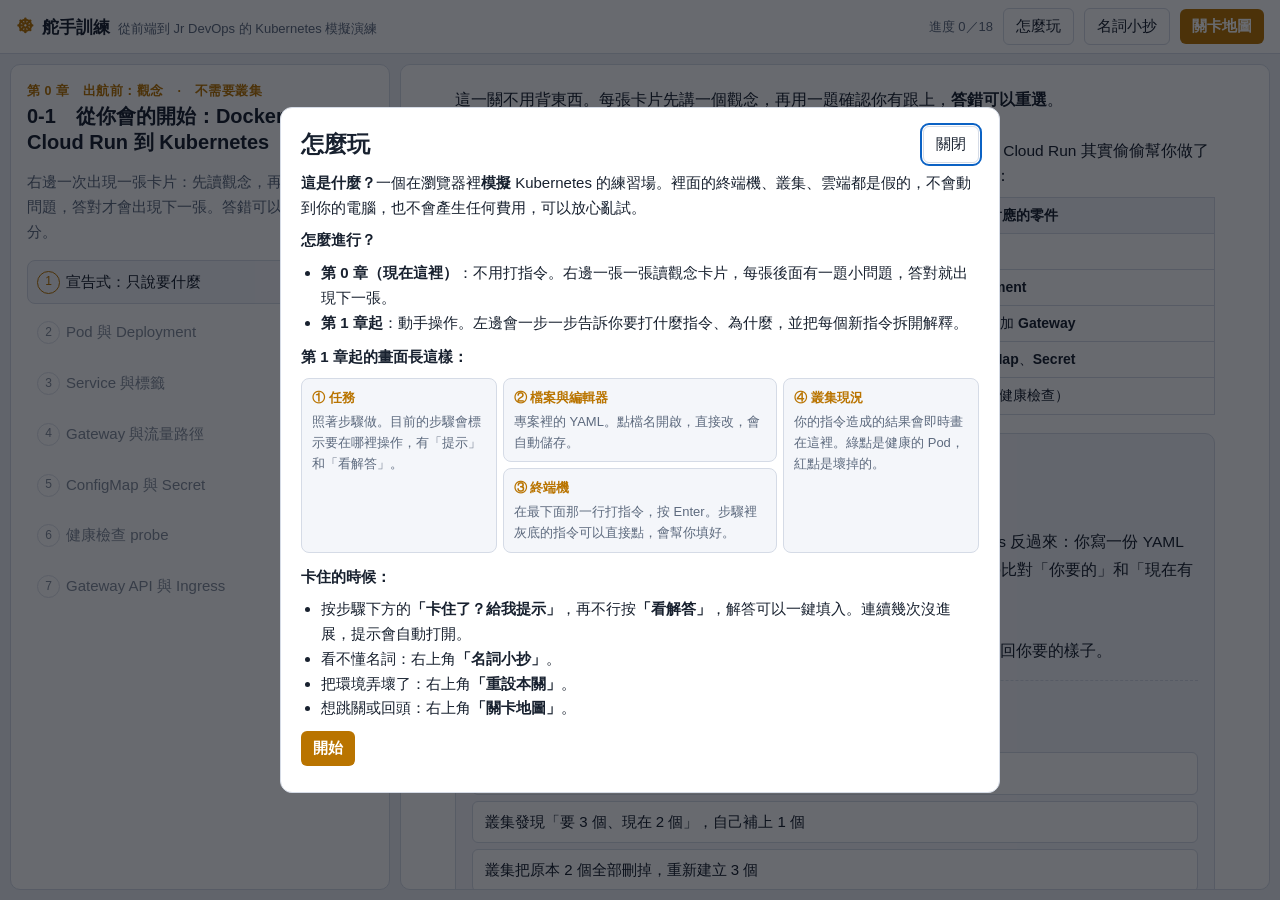
<file: index.html>
<!doctype html>
<html lang="zh-Hant-TW">
<meta charset="utf-8">
<title>舵手訓練：Kubernetes 互動學習</title>
<meta http-equiv="refresh" content="0; url=game/">
<link rel="canonical" href="game/">
<p><a href="game/">前往遊戲</a></p>
</html>
</file>
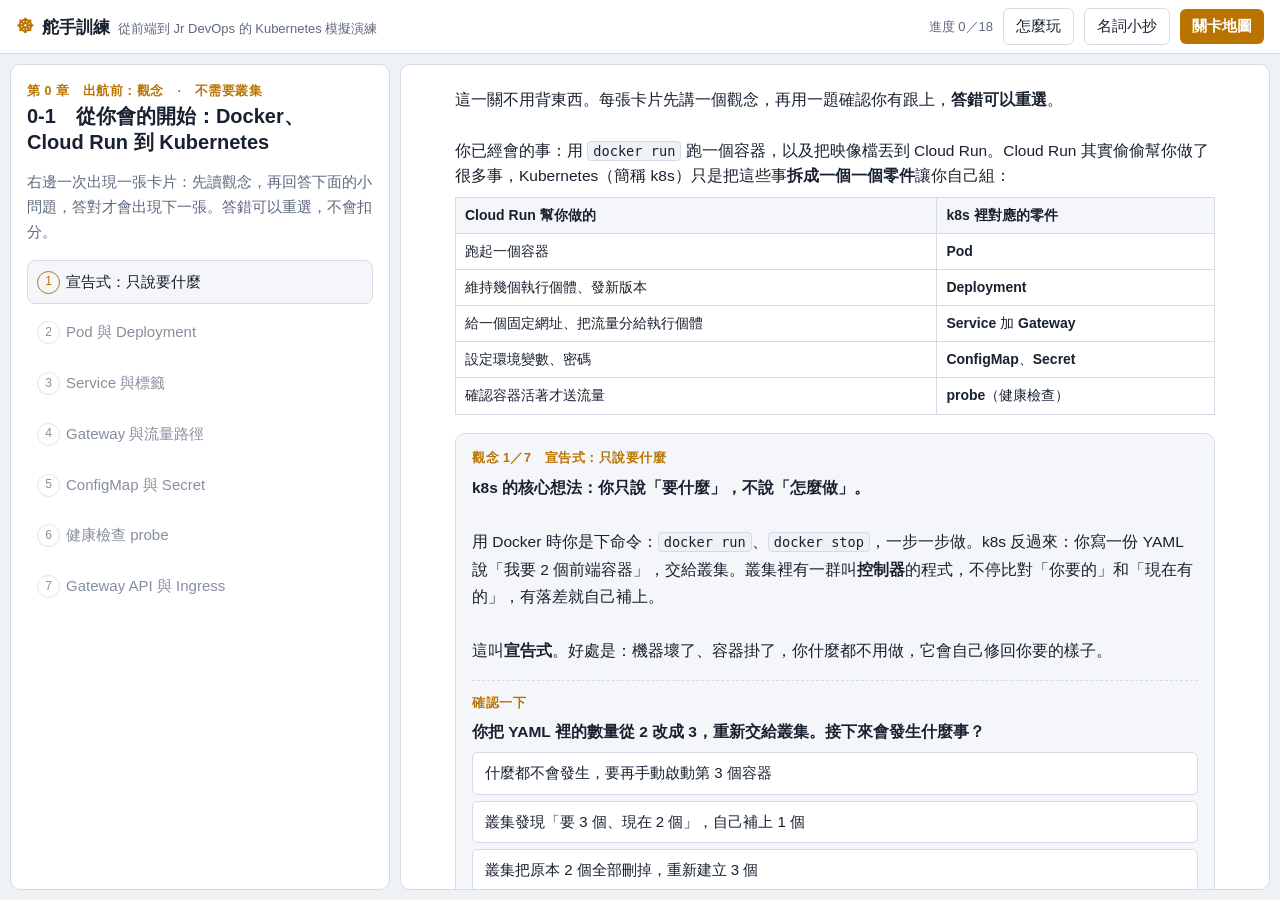
<file: game/index.html>
<!doctype html>
<html lang="zh-Hant-TW">
<head>
<meta charset="utf-8">
<meta name="viewport" content="width=device-width, initial-scale=1">
<title>舵手訓練：Kubernetes 互動學習</title>
<link rel="stylesheet" href="styles.css">
</head>
<body>
<header class="top">
  <div class="brand"><span class="wheel" aria-hidden="true">☸</span><span>舵手訓練</span><small>從前端到 Jr DevOps 的 Kubernetes 模擬演練</small></div>
  <div class="top-right">
    <span id="ctx" class="ctx" title="kubectl 目前的 context"></span>
    <span id="progress" class="progress"></span>
    <button id="btn-help" type="button" class="ghost">怎麼玩</button>
    <button id="btn-gloss" type="button" class="ghost">名詞小抄</button>
    <button id="btn-reset" type="button" class="ghost">重設本關</button>
    <button id="btn-map" type="button">關卡地圖</button>
  </div>
</header>

<main id="main">
  <aside id="mission" class="panel" aria-label="任務說明"></aside>

  <section id="ide" class="work">
    <div class="panel editor">
      <div class="files" id="files" aria-label="專案檔案"></div>
      <div class="edit-pane">
        <div class="edit-head"><span id="file-name">點左邊的檔案來開啟</span><span id="file-status"></span></div>
        <textarea id="editor" spellcheck="false" autocomplete="off" autocapitalize="off" aria-label="檔案內容" disabled></textarea>
      </div>
    </div>
    <div class="panel term" id="term">
      <div class="term-head"><span>終端機（模擬）</span><span class="muted">Tab 補完 · ↑↓ 歷史 · 輸入 help 看支援的指令</span></div>
      <div id="term-out" class="term-out" aria-live="polite"></div>
      <label class="term-in"><span id="prompt"></span><input id="cmd" type="text" spellcheck="false" autocomplete="off" autocapitalize="off" aria-label="指令輸入"></label>
    </div>
  </section>

  <section id="stage" class="panel stage" hidden></section>

  <aside id="viz" class="panel viz" aria-label="叢集狀態"></aside>
</main>

<div id="map" class="overlay" hidden>
  <div class="map-card" role="dialog" aria-label="關卡地圖">
    <div class="map-head"><h2>關卡地圖</h2><button id="btn-map-close" type="button" class="ghost">關閉</button></div>
    <div id="map-body"></div>
  </div>
</div>

<div id="modal" class="overlay" hidden>
  <div class="map-card" role="dialog" aria-labelledby="modal-title">
    <div class="map-head"><h2 id="modal-title"></h2><button id="modal-close" type="button" class="ghost">關閉</button></div>
    <div id="modal-body"></div>
  </div>
</div>

<script src="vendor/js-yaml.min.js"></script>
<script src="js/sim.js"></script>
<script src="js/shell.js"></script>
<script src="js/levels.js"></script>
<script src="js/guide.js"></script>
<script src="js/app.js"></script>
</body>
</html>
</file>
<file: game/styles.css>
:root {
  --bg: #0e1522;
  --panel: #151f31;
  --panel-2: #1b2740;
  --line: #2a3957;
  --text: #e6ecf5;
  --muted: #93a1b8;
  --accent: #f2b544;
  --accent-ink: #1b1403;
  --ok: #3fcf8e;
  --warn: #f2b544;
  --bad: #ff6b6b;
  --link: #7ab8ff;
  --code-bg: #0b1220;
  --term-bg: #0a101b;
  --term-text: #d7e0ee;
  --mono: ui-monospace, "SF Mono", Menlo, Consolas, "Noto Sans Mono CJK TC", monospace;
  --sans: -apple-system, BlinkMacSystemFont, "PingFang TC", "Noto Sans TC", "Microsoft JhengHei", sans-serif;
}
@media (prefers-color-scheme: light) {
  :root {
    --bg: #eef1f6;
    --panel: #ffffff;
    --panel-2: #f4f6fa;
    --line: #d5dbe6;
    --text: #18212f;
    --muted: #5d6a7e;
    --accent: #b97400;
    --accent-ink: #ffffff;
    --ok: #12855a;
    --warn: #a86a00;
    --bad: #c93636;
    --link: #0b62c4;
    --code-bg: #eef1f6;
  }
}
* { box-sizing: border-box; }
html, body { height: 100%; }
body { margin: 0; background: var(--bg); color: var(--text); font: 15px/1.65 var(--sans); display: flex; flex-direction: column; }
button { font: inherit; color: var(--accent-ink); background: var(--accent); border: 0; border-radius: 6px; padding: 5px 12px; cursor: pointer; font-weight: 600; }
button.ghost { background: transparent; color: var(--text); border: 1px solid var(--line); font-weight: 500; }
button:hover { filter: brightness(1.08); }
button:focus-visible, input:focus-visible, textarea:focus-visible, [tabindex]:focus-visible { outline: 2px solid var(--link); outline-offset: 1px; }
code { font-family: var(--mono); font-size: 0.88em; background: var(--code-bg); border: 1px solid var(--line); border-radius: 4px; padding: 1px 5px; overflow-wrap: anywhere; }
h1, h2, h3 { margin: 0; line-height: 1.3; text-wrap: balance; }
.muted { color: var(--muted); }

.top { display: flex; align-items: center; justify-content: space-between; gap: 12px; padding: 8px 16px; border-bottom: 1px solid var(--line); background: var(--panel); flex-wrap: wrap; }
.brand { display: flex; align-items: baseline; gap: 8px; font-weight: 700; font-size: 17px; }
.brand small { font-weight: 400; color: var(--muted); font-size: 13px; }
.wheel { color: var(--accent); font-size: 20px; }
.top-right { display: flex; align-items: center; gap: 10px; flex-wrap: wrap; }
.ctx { font-family: var(--mono); font-size: 12.5px; padding: 3px 9px; border-radius: 999px; border: 1px solid var(--line); background: var(--panel-2); }
.ctx.gke { border-color: var(--link); color: var(--link); }
.progress { font-size: 13px; color: var(--muted); font-variant-numeric: tabular-nums; }

main { flex: 1; min-height: 0; display: grid; grid-template-columns: minmax(300px, 380px) minmax(0, 1fr) minmax(260px, 340px); gap: 10px; padding: 10px; }
main.wide { grid-template-columns: minmax(300px, 380px) minmax(0, 1fr); }
.panel { background: var(--panel); border: 1px solid var(--line); border-radius: 10px; min-height: 0; overflow: auto; }

/* 任務面板 */
#mission { padding: 16px; }
.eyebrow { font-size: 12.5px; color: var(--accent); font-weight: 600; letter-spacing: 0.04em; }
#mission h1 { font-size: 20px; margin: 2px 0 10px; }
.intro { color: var(--text); margin-bottom: 14px; }
.steps { list-style: none; margin: 0; padding: 0; counter-reset: step; }
.steps li { counter-increment: step; position: relative; padding: 9px 10px 9px 38px; border-radius: 8px; margin-bottom: 6px; border: 1px solid transparent; }
.steps li::before { content: counter(step); position: absolute; left: 9px; top: 10px; width: 21px; height: 21px; border-radius: 50%; border: 1.5px solid var(--line); font-size: 12px; display: grid; place-items: center; color: var(--muted); }
.steps li.done { color: var(--muted); }
.steps li.done::before { content: "✓"; background: var(--ok); border-color: var(--ok); color: #04130c; font-weight: 700; }
.steps li.cur { background: var(--panel-2); border-color: var(--line); }
.steps li.cur::before { border-color: var(--accent); color: var(--accent); }
.steps li.todo { color: var(--muted); opacity: 0.75; }
.why { margin-top: 7px; padding-left: 10px; border-left: 2px solid var(--line); font-size: 14px; color: var(--muted); }
.step-actions { margin-top: 8px; display: flex; gap: 8px; flex-wrap: wrap; }
.step-actions button { font-size: 13px; padding: 3px 10px; }
.hint, .sol { margin-top: 8px; font-size: 14px; padding: 8px 10px; border-radius: 6px; background: var(--code-bg); border: 1px dashed var(--line); }
.sol-cmd { display: block; width: 100%; text-align: left; font-family: var(--mono); font-size: 12.5px; font-weight: 400; background: transparent; color: var(--text); border: 1px solid var(--line); margin-top: 5px; overflow-wrap: anywhere; }
.sol-cmd::before { content: "$ "; color: var(--muted); }
.sol-cmd.file::before { content: "✎ "; }
.done-box { margin-top: 14px; padding: 12px 14px; border-radius: 8px; border: 1px solid var(--ok); background: color-mix(in srgb, var(--ok) 9%, transparent); }
.done-box h3 { color: var(--ok); font-size: 15px; margin-bottom: 4px; }
.real { margin-top: 12px; padding: 10px 12px; border-radius: 8px; border: 1px solid var(--line); background: var(--panel-2); font-size: 14px; }
.real h3 { font-size: 13.5px; margin-bottom: 4px; }
.real pre { margin: 0; font: 12.5px/1.6 var(--mono); white-space: pre-wrap; overflow-wrap: anywhere; color: var(--muted); }
.next { margin-top: 12px; }

/* 編輯器與終端機 */
.work { display: grid; grid-template-rows: minmax(0, 46fr) minmax(0, 54fr); gap: 10px; min-height: 0; }
.editor { display: grid; grid-template-columns: minmax(150px, 230px) minmax(0, 1fr); overflow: hidden; }
.files { border-right: 1px solid var(--line); overflow: auto; padding: 8px 6px; font: 12.5px/1.5 var(--mono); }
.files .dir { color: var(--muted); padding: 2px 6px; white-space: nowrap; }
.files button { display: block; width: 100%; text-align: left; background: transparent; color: var(--text); font: inherit; font-weight: 400; padding: 2px 6px; border-radius: 4px; white-space: nowrap; }
.files button.on { background: var(--panel-2); color: var(--accent); }
.edit-pane { display: flex; flex-direction: column; min-width: 0; min-height: 0; }
.edit-head { display: flex; justify-content: space-between; gap: 10px; padding: 6px 10px; border-bottom: 1px solid var(--line); font: 12.5px var(--mono); color: var(--muted); }
#file-status.bad { color: var(--bad); }
#file-status.ok { color: var(--ok); }
#editor { flex: 1; min-height: 0; resize: none; border: 0; background: var(--code-bg); color: var(--text); font: 13px/1.55 var(--mono); padding: 10px 12px; tab-size: 2; white-space: pre; overflow: auto; }
.term { display: flex; flex-direction: column; background: var(--term-bg); color: var(--term-text); overflow: hidden; }
.term-head { display: flex; justify-content: space-between; gap: 10px; flex-wrap: wrap; padding: 6px 12px; font-size: 12.5px; border-bottom: 1px solid #1d2a42; color: #93a1b8; }
.term-head .muted { color: #6f7f99; }
.term-out { flex: 1; min-height: 0; overflow: auto; padding: 10px 12px; font: 12.5px/1.55 var(--mono); white-space: pre; }
.term-out .cmdline { color: #8fb6ff; }
.term-out .err { color: #ff8f8f; }
.term-out .tip { color: #f2c66b; white-space: pre-wrap; }
.term-out .okmsg { color: #5fe0a4; white-space: pre-wrap; }
.term-out .opts { color: #6f7f99; white-space: pre-wrap; }
.term-in { display: flex; align-items: center; gap: 8px; padding: 8px 12px; border-top: 1px solid #1d2a42; font: 13px var(--mono); }
#prompt { color: #5fe0a4; white-space: nowrap; }
#cmd { flex: 1; min-width: 0; background: transparent; border: 0; color: #fff; font: inherit; }

/* 叢集視覺化 */
.viz { padding: 12px; }
.viz h2 { font-size: 14px; }
.viz .sub { font-size: 12.5px; color: var(--muted); margin-bottom: 10px; }
.empty { color: var(--muted); font-size: 14px; padding: 18px 8px; text-align: center; border: 1px dashed var(--line); border-radius: 8px; }
.ns { border: 1px dashed var(--line); border-radius: 10px; padding: 8px; margin-bottom: 10px; }
.ns > .ns-name { font: 12px var(--mono); color: var(--muted); margin-bottom: 6px; }
.card { background: var(--panel-2); border: 1px solid var(--line); border-radius: 8px; padding: 8px 10px; margin-bottom: 7px; font-size: 13px; }
.card .kind { font-size: 11px; letter-spacing: 0.05em; color: var(--muted); }
.card .name { font-family: var(--mono); font-weight: 600; }
.card.gw { border-left: 3px solid var(--link); }
.card.bad { border-color: var(--bad); }
.route { font: 12px/1.6 var(--mono); display: flex; gap: 6px; flex-wrap: wrap; align-items: baseline; }
.dot { display: inline-block; width: 8px; height: 8px; border-radius: 50%; background: var(--muted); flex: none; }
.dot.ok { background: var(--ok); }
.dot.warn { background: var(--warn); }
.dot.bad { background: var(--bad); }
.svc-tab { font: 12px var(--mono); padding: 4px 8px; border: 1px solid var(--line); border-bottom: 0; border-radius: 8px 8px 0 0; background: var(--panel); display: flex; justify-content: space-between; gap: 8px; flex-wrap: wrap; }
.svc-tab + .card { border-top-left-radius: 0; border-top-right-radius: 0; }
.pods { display: flex; flex-wrap: wrap; gap: 5px; margin-top: 6px; }
.pod { font: 11.5px var(--mono); font-weight: 400; display: inline-flex; align-items: center; gap: 5px; padding: 2px 7px; border-radius: 999px; border: 1px solid var(--line); background: var(--panel); color: var(--text); }
.pod.bad { border-color: var(--bad); }
.pod.warn { border-color: var(--warn); }
.chips { display: flex; flex-wrap: wrap; gap: 5px; font: 11.5px var(--mono); color: var(--muted); }
.chips span { border: 1px solid var(--line); border-radius: 4px; padding: 1px 6px; }
.cost { margin-bottom: 10px; font-size: 13px; }
.cost .bar { height: 8px; border-radius: 4px; background: var(--panel-2); border: 1px solid var(--line); overflow: hidden; margin-top: 4px; }
.cost .bar i { display: block; height: 100%; background: var(--warn); }
.cost .bar i.ok { background: var(--ok); }

/* 測驗與結業 */
.stage { padding: 22px clamp(16px, 4vw, 40px); }
.stage-inner { max-width: 760px; margin: 0 auto; }
.q { border: 1px solid var(--line); border-radius: 10px; padding: 14px 16px; margin-bottom: 14px; background: var(--panel-2); }
.q h3 { font-size: 15.5px; margin-bottom: 10px; font-weight: 600; }
.q .opt { display: block; width: 100%; text-align: left; margin-top: 6px; background: var(--panel); color: var(--text); border: 1px solid var(--line); font-weight: 400; padding: 8px 12px; }
.q .opt.right { border-color: var(--ok); background: color-mix(in srgb, var(--ok) 14%, var(--panel)); }
.q .opt.wrong { border-color: var(--bad); color: var(--muted); text-decoration: line-through; }
.q .explain { margin-top: 10px; font-size: 14px; color: var(--muted); padding-left: 10px; border-left: 2px solid var(--ok); }
.check-item { display: grid; grid-template-columns: auto 1fr; gap: 4px 12px; padding: 12px 0; border-bottom: 1px solid var(--line); }
.check-item .badge { font-size: 12px; padding: 2px 8px; border-radius: 999px; border: 1px solid var(--line); height: fit-content; white-space: nowrap; color: var(--muted); }
.check-item .badge.ok { border-color: var(--ok); color: var(--ok); }
.check-item label { display: flex; gap: 6px; align-items: baseline; font-size: 13.5px; color: var(--muted); margin-top: 4px; }

/* 關卡地圖 */
.overlay { position: fixed; inset: 0; background: rgba(4, 8, 16, 0.6); display: grid; place-items: center; padding: 16px; z-index: 10; }
.overlay[hidden] { display: none; }
.map-card { background: var(--panel); border: 1px solid var(--line); border-radius: 12px; width: min(720px, 100%); max-height: 88vh; overflow: auto; padding: 18px 20px; }
.map-head { display: flex; justify-content: space-between; align-items: center; margin-bottom: 8px; }
.chapter { margin-top: 14px; }
.chapter h3 { font-size: 15px; }
.chapter p { margin: 2px 0 8px; font-size: 13.5px; color: var(--muted); }
.lv { display: flex; width: 100%; text-align: left; gap: 10px; align-items: baseline; background: var(--panel-2); color: var(--text); border: 1px solid var(--line); margin-top: 5px; font-weight: 400; }
.lv .id { font-family: var(--mono); color: var(--muted); width: 3.2em; flex: none; }
.lv.done .id { color: var(--ok); }
.lv.on { border-color: var(--accent); }

@media (max-width: 1100px) {
  body { display: block; }
  main, main.wide { display: block; padding: 10px 16px; }
  .panel { margin-bottom: 10px; }
  .work { display: block; }
  .editor { height: 340px; }
  .term { height: 380px; }
  .editor { grid-template-columns: minmax(110px, 34%) minmax(0, 1fr); }
}
@media (prefers-reduced-motion: no-preference) {
  .steps li.cur { transition: background 0.2s; }
}

/* 教學補充 */
pre.code { margin: 8px 0; padding: 9px 11px; background: var(--code-bg); border: 1px solid var(--line); border-radius: 6px; font: 12.5px/1.6 var(--mono); white-space: pre; overflow-x: auto; color: var(--text); }
table.t { border-collapse: collapse; width: 100%; margin: 8px 0; font-size: 14px; }
table.t th, table.t td { border: 1px solid var(--line); padding: 6px 9px; text-align: left; vertical-align: top; }
table.t th { background: var(--panel-2); font-weight: 600; }
.learn { border: 1px solid var(--line); border-left: 3px solid var(--accent); border-radius: 8px; padding: 8px 12px; margin-bottom: 14px; background: var(--panel-2); }
.learn summary { cursor: pointer; font-weight: 600; font-size: 14px; }
.learn dl, dl.gl { margin: 8px 0 2px; }
.learn dt, dl.gl dt { font-weight: 600; font-size: 14px; margin-top: 8px; }
.learn dd, dl.gl dd { margin: 1px 0 0; font-size: 14px; color: var(--muted); }
.steps-h { font-size: 14px; margin: 0 0 8px; }
.where { display: block; width: fit-content; font-size: 12px; font-weight: 600; color: var(--accent-ink); background: var(--accent); border-radius: 4px; padding: 0 7px; margin-bottom: 5px; }
.steps li.cur code { cursor: pointer; }
.steps li.cur code:hover { border-color: var(--accent); }
.parts { margin-top: 8px; font-size: 13.5px; border: 1px solid var(--line); border-radius: 6px; padding: 7px 10px; background: var(--panel); }
.parts-h { font-size: 12px; color: var(--muted); font-weight: 600; margin-bottom: 3px; }
.parts > div:not(.parts-h) { display: grid; grid-template-columns: minmax(0, auto) minmax(0, 1fr); gap: 2px 10px; padding: 3px 0; align-items: baseline; }
.parts code { cursor: default !important; }
.parts span { color: var(--muted); }
.lesson-intro { margin-bottom: 18px; font-size: 15.5px; }
.q .eyebrow { margin-bottom: 6px; }
.q .teach { font-size: 15.5px; line-height: 1.75; }
.q .ask { margin: 16px 0 8px; padding-top: 12px; border-top: 1px dashed var(--line); font-size: 12.5px; font-weight: 600; color: var(--accent); letter-spacing: 0.04em; }
.more { text-align: center; }
.stage .done-box { margin-bottom: 12px; }
.tour-grid { display: grid; grid-template-columns: 1fr 1.4fr 1fr; grid-template-areas: "a b d" "a c d"; gap: 6px; margin: 8px 0 12px; font-size: 13px; color: var(--muted); }
.tour-grid > div { border: 1px solid var(--line); border-radius: 8px; padding: 8px 10px; background: var(--panel-2); }
.tour-grid b { display: block; color: var(--accent); margin-bottom: 2px; }
.tour-grid .a { grid-area: a; } .tour-grid .b { grid-area: b; } .tour-grid .c { grid-area: c; } .tour-grid .d { grid-area: d; }
#modal-body ul { margin: 4px 0 10px; padding-left: 20px; }
#modal-body p { margin: 8px 0; }
.gl-h { font-size: 14px; color: var(--accent); margin-top: 12px; }
@media (max-width: 700px) { .tour-grid { grid-template-columns: 1fr; grid-template-areas: "a" "b" "c" "d"; } }

/* display: grid 之類的規則會蓋掉 hidden 屬性，這裡強制隱藏 */
[hidden] { display: none !important; }
</file>
